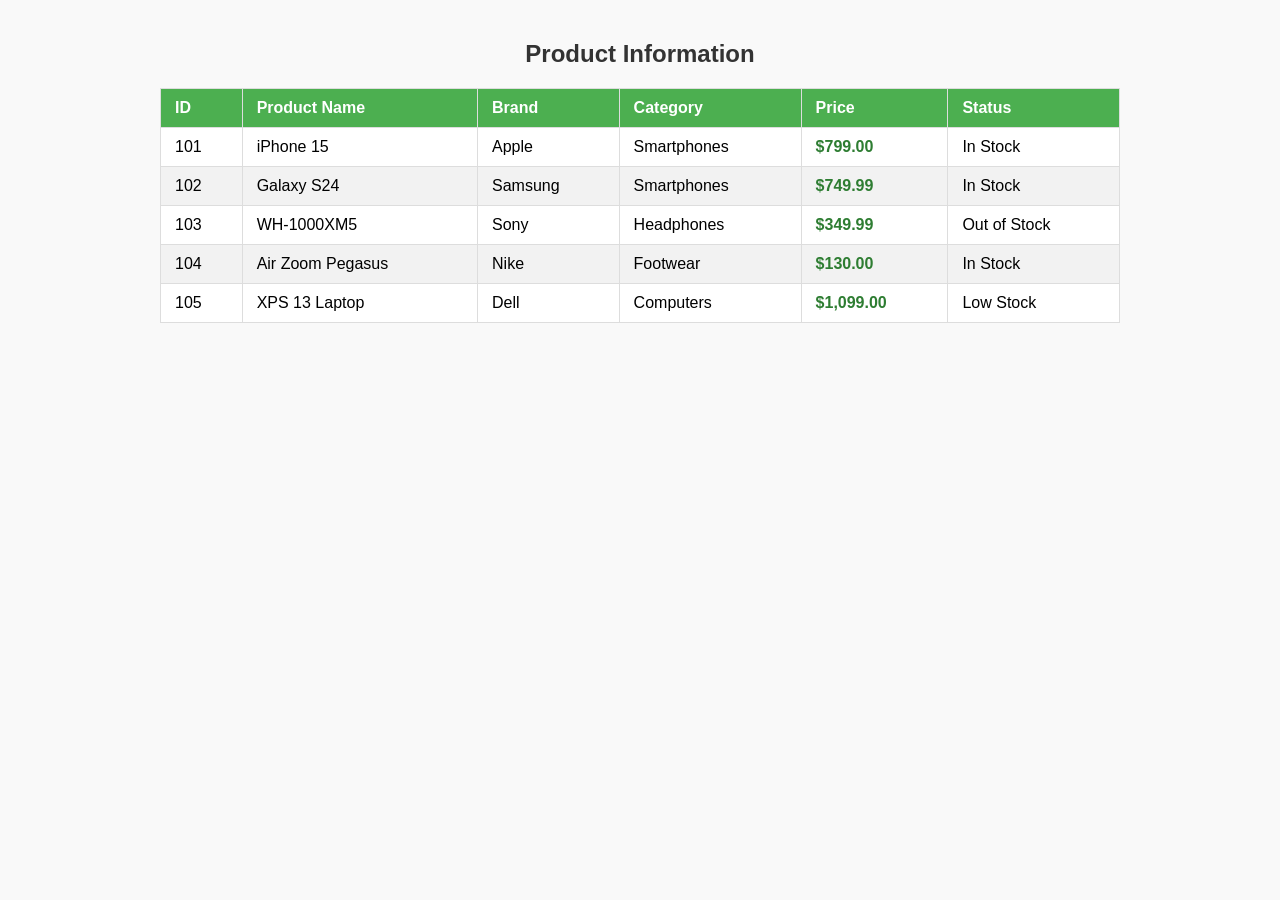
<file: lab-2/index.html>
<!DOCTYPE html>
<html lang="en">
<head>
    <meta charset="UTF-8">
    <title>Product Information</title>
    <style>
        body {
            font-family: Arial, sans-serif;
            margin: 40px;
            background-color: #f9f9f9;
        }

        h2 {
            text-align: center;
            color: #333;
        }

        table {
            width: 80%;
            margin: 20px auto;
            border-collapse: collapse;
            background-color: #ffffff;
        }

        th, td {
            border: 1px solid #ddd;
            padding: 10px 14px;
            text-align: left;
        }

        th {
            background-color: #4CAF50;
            color: white;
        }

        /* Zebra striping for rows */
        tr:nth-child(even) {
            background-color: #f2f2f2;
        }

        /* Hover effect */
        tr:hover {
            background-color: #e8f5e9;
        }

        .price {
            font-weight: bold;
            color: #2e7d32;
        }
    </style>
</head>
<body>

    <h2>Product Information</h2>

    <table>
        <thead>
            <tr>
                <th>ID</th>
                <th>Product Name</th>
                <th>Brand</th>
                <th>Category</th>
                <th>Price</th>
                <th>Status</th>
            </tr>
        </thead>
        <tbody>
            <tr>
                <td>101</td>
                <td>iPhone 15</td>
                <td>Apple</td>
                <td>Smartphones</td>
                <td class="price">$799.00</td>
                <td>In Stock</td>
            </tr>
            <tr>
                <td>102</td>
                <td>Galaxy S24</td>
                <td>Samsung</td>
                <td>Smartphones</td>
                <td class="price">$749.99</td>
                <td>In Stock</td>
            </tr>
            <tr>
                <td>103</td>
                <td>WH-1000XM5</td>
                <td>Sony</td>
                <td>Headphones</td>
                <td class="price">$349.99</td>
                <td>Out of Stock</td>
            </tr>
            <tr>
                <td>104</td>
                <td>Air Zoom Pegasus</td>
                <td>Nike</td>
                <td>Footwear</td>
                <td class="price">$130.00</td>
                <td>In Stock</td>
            </tr>
            <tr>
                <td>105</td>
                <td>XPS 13 Laptop</td>
                <td>Dell</td>
                <td>Computers</td>
                <td class="price">$1,099.00</td>
                <td>Low Stock</td>
            </tr>
        </tbody>
    </table>

</body>
</html>
</file>
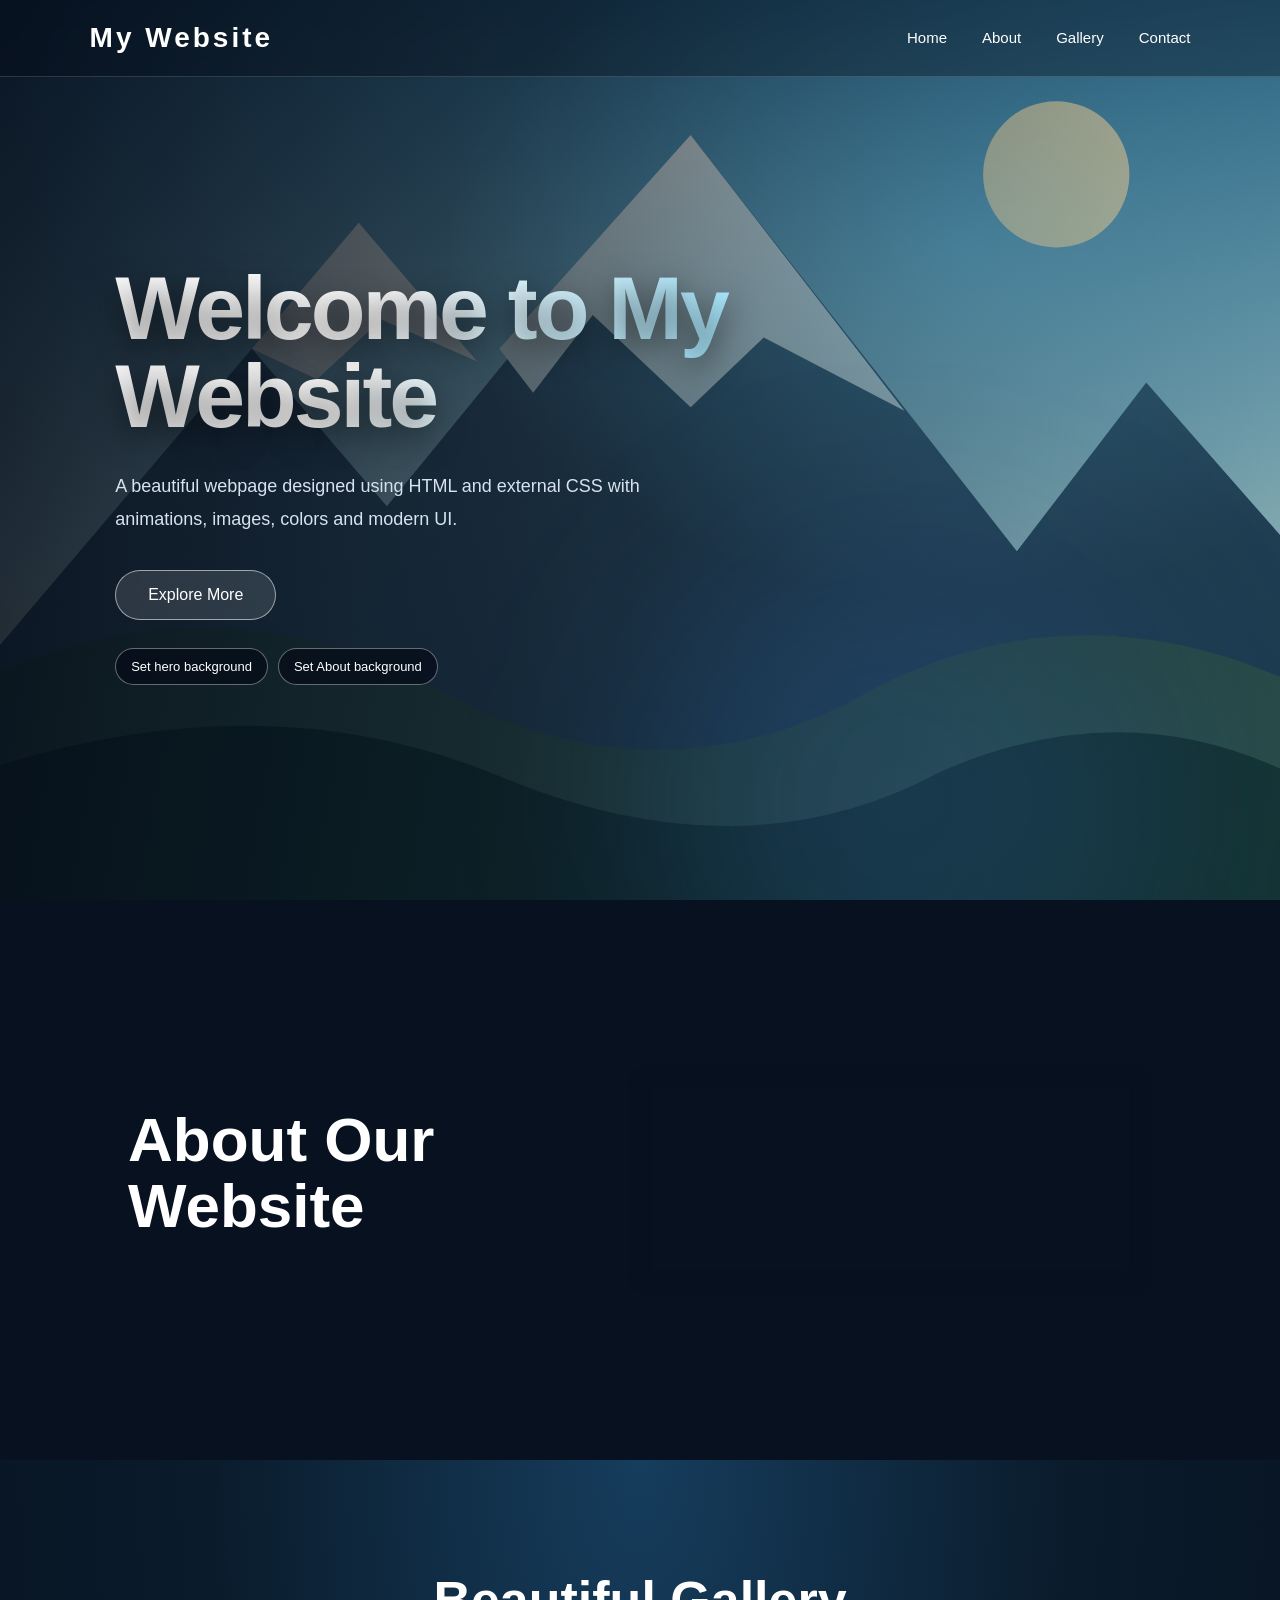
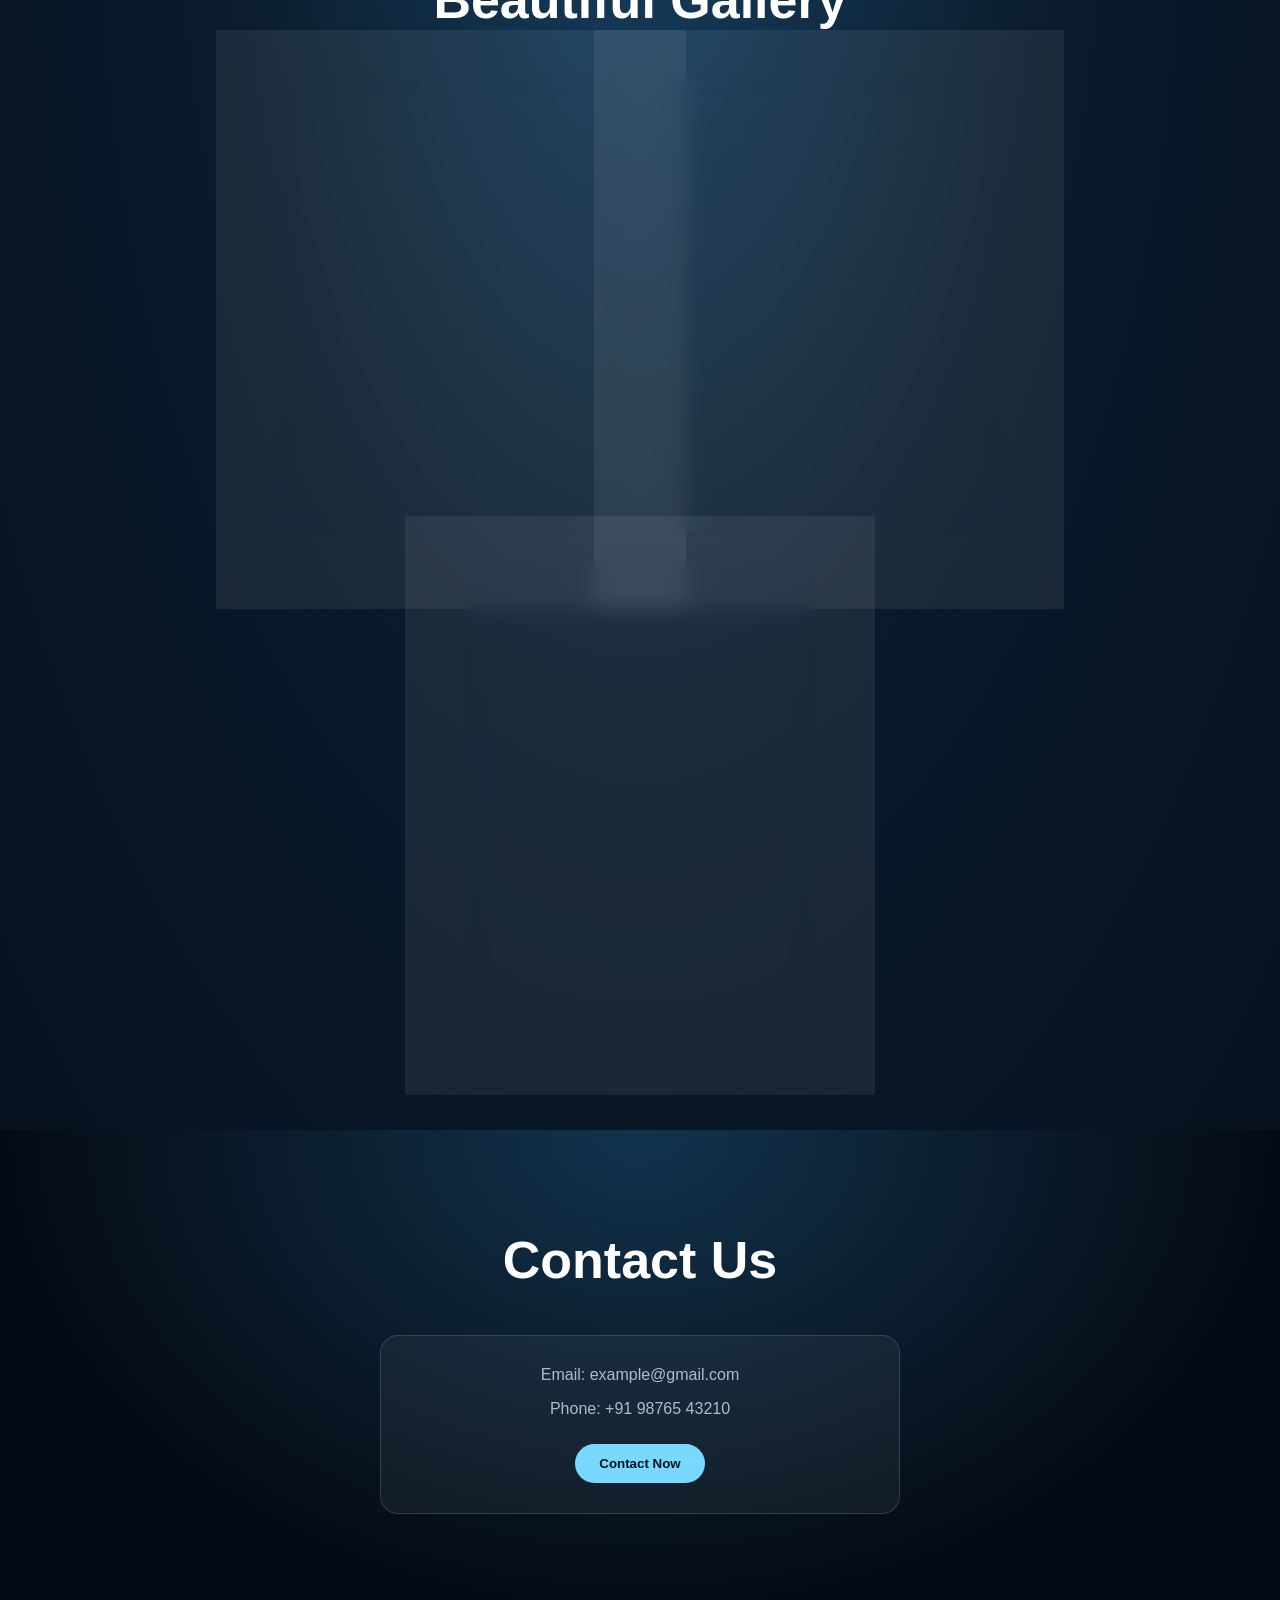
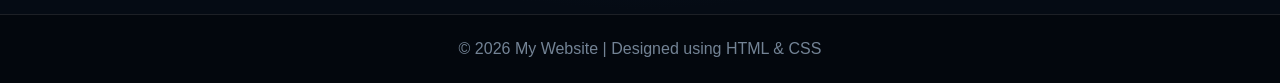
<file: lab-6/index.html>
<!DOCTYPE html>

<html lang="en">
<head>
    <meta charset="UTF-8">
    <meta name="viewport" content="width=device-width, initial-scale=1.0">

    <title>Beautiful Web Page</title>

    <!-- External CSS -->
    <link rel="stylesheet" href="styles.css">

</head>

<body>

<!-- Navigation Bar -->
<header>
    <nav class="navbar">

        <div class="logo">
            My Website
        </div>

        <ul class="nav-links">
            <li><a href="#home">Home</a></li>
            <li><a href="#about">About</a></li>
            <li><a href="#gallery">Gallery</a></li>
            <li><a href="#contact">Contact</a></li>
        </ul>

    </nav>
</header>


<!-- Hero Section -->
<section id="home" class="hero">

    <div class="hero-content">

        <h1>Welcome to My Website</h1>

        <p>
            A beautiful webpage designed using HTML and external CSS
            with animations, images, colors and modern UI.
        </p>

        <a href="#gallery" class="btn">
            Explore More
        </a>

        <div class="image-tools" aria-label="Customize page images">
            <label class="image-upload">
                Set hero background
                <input type="file" accept="image/*" data-image-target="hero" aria-label="Upload hero background image">
            </label>
            <label class="image-upload">
                Set About background
                <input type="file" accept="image/*" data-image-target="about" aria-label="Upload About background image">
            </label>
        </div>

    </div>

</section>


<!-- About Section -->
<section id="about" class="about">

    <h2>About Our Website</h2>

    <div class="about-box">

        <p>
            This webpage demonstrates how external CSS can be used
            to create an attractive and modern user interface.
            It includes background images, colorful text,
            borders, shadows, animations and smooth hover effects.
        </p>

    </div>

</section>


<!-- Gallery Section -->
<section id="gallery" class="gallery">

    <h2>Beautiful Gallery</h2>

    <div class="card-container">

        <div class="card">

            <img src="assets/nature.svg" alt="Sunlit forest and hills">

            <div class="card-content">
                <h3>Beautiful Nature</h3>

                <p>
                    Enjoy the beauty of nature and peaceful surroundings.
                </p>

                <button>Read More</button>
                <label class="image-upload card-upload">
                    Change card image
                    <input type="file" accept="image/*" data-image-target="card" aria-label="Upload nature card image">
                </label>
            </div>

        </div>


        <div class="card">

            <img src="assets/mountain.svg" alt="Snow-capped mountain beneath a bright sky">

            <div class="card-content">
                <h3>Mountain View</h3>

                <p>
                    Explore amazing mountains and beautiful landscapes.
                </p>

                <button>Read More</button>
                <label class="image-upload card-upload">
                    Change card image
                    <input type="file" accept="image/*" data-image-target="card" aria-label="Upload mountain card image">
                </label>
            </div>

        </div>


        <div class="card">

            <img src="assets/ocean.svg" alt="Blue ocean waves at sunset">

            <div class="card-content">
                <h3>Ocean View</h3>

                <p>
                    Experience the calm and relaxing beauty of the ocean.
                </p>

                <button>Read More</button>
                <label class="image-upload card-upload">
                    Change card image
                    <input type="file" accept="image/*" data-image-target="card" aria-label="Upload ocean card image">
                </label>
            </div>

        </div>

    </div>

</section>


<!-- Contact Section -->
<section id="contact" class="contact">

    <h2>Contact Us</h2>

    <div class="contact-box">

        <p>Email: example@gmail.com</p>
        <p>Phone: +91 98765 43210</p>

        <button class="contact-btn">
            Contact Now
        </button>

    </div>

</section>


<!-- Footer -->
<footer>

    <p>
        © 2026 My Website | Designed using HTML & CSS
    </p>

</footer>

<script src="script.js"></script>
</body>
</html>
</file>
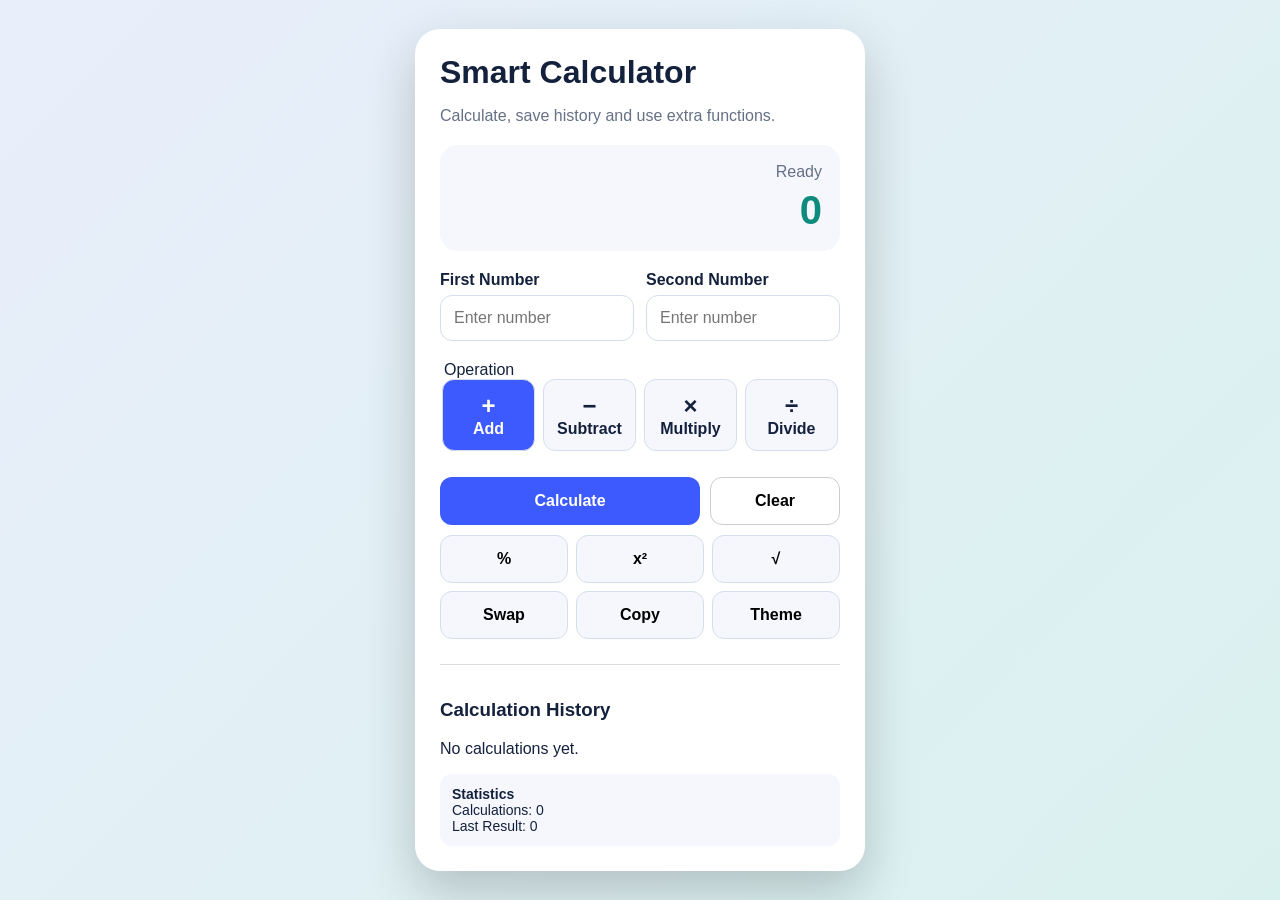
<file: lab-7/index.html>
<!DOCTYPE html>
<html lang="en">
<head>
<meta charset="UTF-8">
<meta name="viewport" content="width=device-width, initial-scale=1.0">
<title>Smart Calculator</title>

<style>
* {
    box-sizing: border-box;
}

body {
    margin: 0;
    min-height: 100vh;
    display: flex;
    justify-content: center;
    align-items: center;
    font-family: Arial, sans-serif;
    background: linear-gradient(135deg, #e9eefb, #d9f1ee);
    color: #14213d;
}

.calculator {
    width: 100%;
    max-width: 450px;
    background: white;
    padding: 25px;
    border-radius: 25px;
    box-shadow: 0 20px 50px rgba(0,0,0,.2);
}

h1 {
    margin: 0;
}

.subtitle {
    color: #667085;
}

.display {
    background: #f5f7fd;
    padding: 18px;
    border-radius: 18px;
    margin: 20px 0;
    text-align: right;
}

.expression {
    color: #667085;
    min-height: 25px;
}

.result {
    font-size: 40px;
    font-weight: bold;
    color: #0f8b7d;
    word-break: break-all;
}

.error {
    color: #d62828 !important;
    font-size: 18px;
}

input[type="number"] {
    width: 100%;
    padding: 13px;
    border: 1px solid #d6ddee;
    border-radius: 12px;
    font-size: 16px;
}

.input-row {
    display: grid;
    grid-template-columns: 1fr 1fr;
    gap: 12px;
}

label {
    font-weight: bold;
    display: block;
    margin-bottom: 6px;
}

fieldset {
    border: none;
    margin-top: 20px;
    padding: 0;
}

.operations {
    display: grid;
    grid-template-columns: repeat(4,1fr);
    gap: 8px;
}

.operations input {
    display: none;
}

.operations label {
    text-align: center;
    padding: 12px 5px;
    background: #f5f7fd;
    border: 1px solid #d6ddee;
    border-radius: 12px;
    cursor: pointer;
}

.operations label b {
    display: block;
    font-size: 24px;
}

.operations input:checked + label {
    background: #3d5afe;
    color: white;
}

.actions {
    display: grid;
    grid-template-columns: 2fr 1fr;
    gap: 10px;
    margin-top: 20px;
}

button {
    padding: 14px;
    border-radius: 12px;
    font-size: 16px;
    font-weight: bold;
    cursor: pointer;
}

.calculate {
    border: none;
    background: #3d5afe;
    color: white;
}

.clear {
    background: white;
    border: 1px solid #ccc;
}

.extra-buttons {
    display: grid;
    grid-template-columns: repeat(3,1fr);
    gap: 8px;
    margin-top: 10px;
}

.extra-buttons button {
    border: 1px solid #d6ddee;
    background: #f5f7fd;
}

.history {
    margin-top: 25px;
    border-top: 1px solid #ddd;
    padding-top: 15px;
}

.history ul {
    padding: 0;
    list-style: none;
}

.history li {
    display: flex;
    justify-content: space-between;
    padding: 8px 0;
    border-bottom: 1px dashed #ddd;
}

.stats {
    margin-top: 15px;
    padding: 12px;
    background: #f5f7fd;
    border-radius: 12px;
    font-size: 14px;
}

.dark {
    background: #101828;
    color: white;
}

.dark .calculator {
    background: #1d2939;
}

.dark .display,
.dark input,
.dark .operations label,
.dark .extra-buttons button,
.dark .stats {
    background: #101828;
    color: white;
    border-color: #344054;
}

.dark .subtitle,
.dark .expression {
    color: #98a2b3;
}

.dark .clear {
    background: #1d2939;
    color: white;
}

@media(max-width:500px) {
    .calculator {
        margin: 15px;
    }

    .input-row {
        grid-template-columns: 1fr;
    }
}
</style>
</head>

<body>

<div class="calculator">

    <h1>Smart Calculator</h1>

    <p class="subtitle">
        Calculate, save history and use extra functions.
    </p>

    <div class="display">

        <div class="expression" id="expression">
            Ready
        </div>

        <div class="result" id="result">
            0
        </div>

    </div>

    <form id="calculatorForm">

        <div class="input-row">

            <div>
                <label>First Number</label>
                <input
                    type="number"
                    id="number1"
                    step="any"
                    placeholder="Enter number"
                >
            </div>

            <div>
                <label>Second Number</label>
                <input
                    type="number"
                    id="number2"
                    step="any"
                    placeholder="Enter number"
                >
            </div>

        </div>

        <fieldset>

            <legend>Operation</legend>

            <div class="operations">

                <input type="radio" name="operation"
                       id="add" value="+" checked>
                <label for="add">
                    <b>+</b>Add
                </label>

                <input type="radio" name="operation"
                       id="sub" value="-">
                <label for="sub">
                    <b>−</b>Subtract
                </label>

                <input type="radio" name="operation"
                       id="mul" value="×">
                <label for="mul">
                    <b>×</b>Multiply
                </label>

                <input type="radio" name="operation"
                       id="div" value="÷">
                <label for="div">
                    <b>÷</b>Divide
                </label>

            </div>

        </fieldset>

        <div class="actions">

            <button class="calculate" type="submit">
                Calculate
            </button>

            <button class="clear" type="button" id="clear">
                Clear
            </button>

        </div>

    </form>

    <!-- EXTRA JAVASCRIPT FUNCTIONS -->

    <div class="extra-buttons">

        <button onclick="percentage()">
            %
        </button>

        <button onclick="square()">
            x²
        </button>

        <button onclick="squareRoot()">
            √
        </button>

        <button onclick="swapNumbers()">
            Swap
        </button>

        <button onclick="copyResult()">
            Copy
        </button>

        <button onclick="toggleTheme()">
            Theme
        </button>

    </div>


    <div class="history">

        <h3>Calculation History</h3>

        <ul id="historyList"></ul>

        <p id="empty">
            No calculations yet.
        </p>

        <div class="stats">

            <b>Statistics</b>

            <br>

            Calculations:
            <span id="count">0</span>

            <br>

            Last Result:
            <span id="lastResult">0</span>

        </div>

    </div>

</div>


<script>

/* ============================
   GET HTML ELEMENTS
============================ */

const form = document.getElementById("calculatorForm");

const number1 = document.getElementById("number1");

const number2 = document.getElementById("number2");

const result = document.getElementById("result");

const expression = document.getElementById("expression");

const clearButton = document.getElementById("clear");

const historyList = document.getElementById("historyList");

const empty = document.getElementById("empty");

const count = document.getElementById("count");

const lastResult = document.getElementById("lastResult");


let history = [];


/* ============================
   FORMAT NUMBER
============================ */

function formatNumber(number) {

    return Number(number.toFixed(10));

}


/* ============================
   MAIN CALCULATOR
============================ */

form.addEventListener("submit", function(event) {

    event.preventDefault();

    result.classList.remove("error");

    if (
        number1.value === "" ||
        number2.value === ""
    ) {

        showError("Enter both numbers.");

        return;

    }


    const x = Number(number1.value);

    const y = Number(number2.value);


    const operation =
        document.querySelector(
            'input[name="operation"]:checked'
        ).value;


    let answer;


    switch(operation) {

        case "+":
            answer = x + y;
            break;

        case "-":
            answer = x - y;
            break;

        case "×":
            answer = x * y;
            break;

        case "÷":

            if(y === 0) {

                showError("Cannot divide by zero.");

                return;

            }

            answer = x / y;

            break;

    }


    answer = formatNumber(answer);


    expression.textContent =
        `${x} ${operation} ${y} =`;

    result.textContent = answer;


    addHistory(
        `${x} ${operation} ${y}`,
        answer
    );

});


/* ============================
   ERROR
============================ */

function showError(message) {

    expression.textContent = "Error";

    result.textContent = message;

    result.classList.add("error");

}


/* ============================
   HISTORY
============================ */

function addHistory(calculation, answer) {

    history.unshift({

        calculation: calculation,

        answer: answer

    });


    history = history.slice(0, 10);


    displayHistory();

}


function displayHistory() {

    historyList.innerHTML = "";


    history.forEach(function(item) {

        const li = document.createElement("li");

        const left = document.createElement("span");

        const right = document.createElement("span");


        left.textContent = item.calculation;

        right.textContent = "= " + item.answer;


        li.appendChild(left);

        li.appendChild(right);

        historyList.appendChild(li);

    });


    empty.style.display =
        history.length ? "none" : "block";


    count.textContent =
        history.length;


    if(history.length > 0) {

        lastResult.textContent =
            history[0].answer;

    }

}


/* ============================
   CLEAR
============================ */

clearButton.addEventListener("click", function() {

    number1.value = "";

    number2.value = "";

    expression.textContent = "Ready";

    result.textContent = "0";

    result.classList.remove("error");

    number1.focus();

});


/* ============================
   PERCENTAGE
============================ */

function percentage() {

    if(number1.value === "") {

        showError("Enter a number.");

        return;

    }


    let value = Number(number1.value);

    let answer = value / 100;


    expression.textContent =
        `${value}%`;

    result.textContent =
        answer;

}


/* ============================
   SQUARE
============================ */

function square() {

    if(number1.value === "") {

        showError("Enter a number.");

        return;

    }


    let value = Number(number1.value);

    let answer = value * value;


    expression.textContent =
        `${value}²`;

    result.textContent =
        formatNumber(answer);

}


/* ============================
   SQUARE ROOT
============================ */

function squareRoot() {

    if(number1.value === "") {

        showError("Enter a number.");

        return;

    }


    let value = Number(number1.value);


    if(value < 0) {

        showError(
            "Square root of negative number is invalid."
        );

        return;

    }


    let answer = Math.sqrt(value);


    expression.textContent =
        `√${value}`;

    result.textContent =
        formatNumber(answer);

}


/* ============================
   SWAP NUMBERS
============================ */

function swapNumbers() {

    const temp = number1.value;

    number1.value =
        number2.value;

    number2.value =
        temp;

}


/* ============================
   COPY RESULT
============================ */

function copyResult() {

    const text = result.textContent;


    navigator.clipboard.writeText(text)
        .then(function() {

            expression.textContent =
                "Result copied!";

        })
        .catch(function() {

            showError("Copy failed.");

        });

}


/* ============================
   DARK / LIGHT MODE
============================ */

function toggleTheme() {

    document.body.classList.toggle("dark");

}


/* ============================
   KEYBOARD SUPPORT
============================ */

document.addEventListener("keydown", function(event) {

    if(event.key === "Escape") {

        clearButton.click();

    }

});


/* ============================
   SAVE HISTORY IN LOCAL STORAGE
============================ */

function saveHistory() {

    localStorage.setItem(
        "calculatorHistory",
        JSON.stringify(history)
    );

}


function loadHistory() {

    const saved =
        localStorage.getItem(
            "calculatorHistory"
        );


    if(saved) {

        history =
            JSON.parse(saved);

        displayHistory();

    }

}


/* Save history whenever history changes */

const originalAddHistory = addHistory;


/* Load saved history when page opens */

loadHistory();

</script>

</body>
</html>
</file>
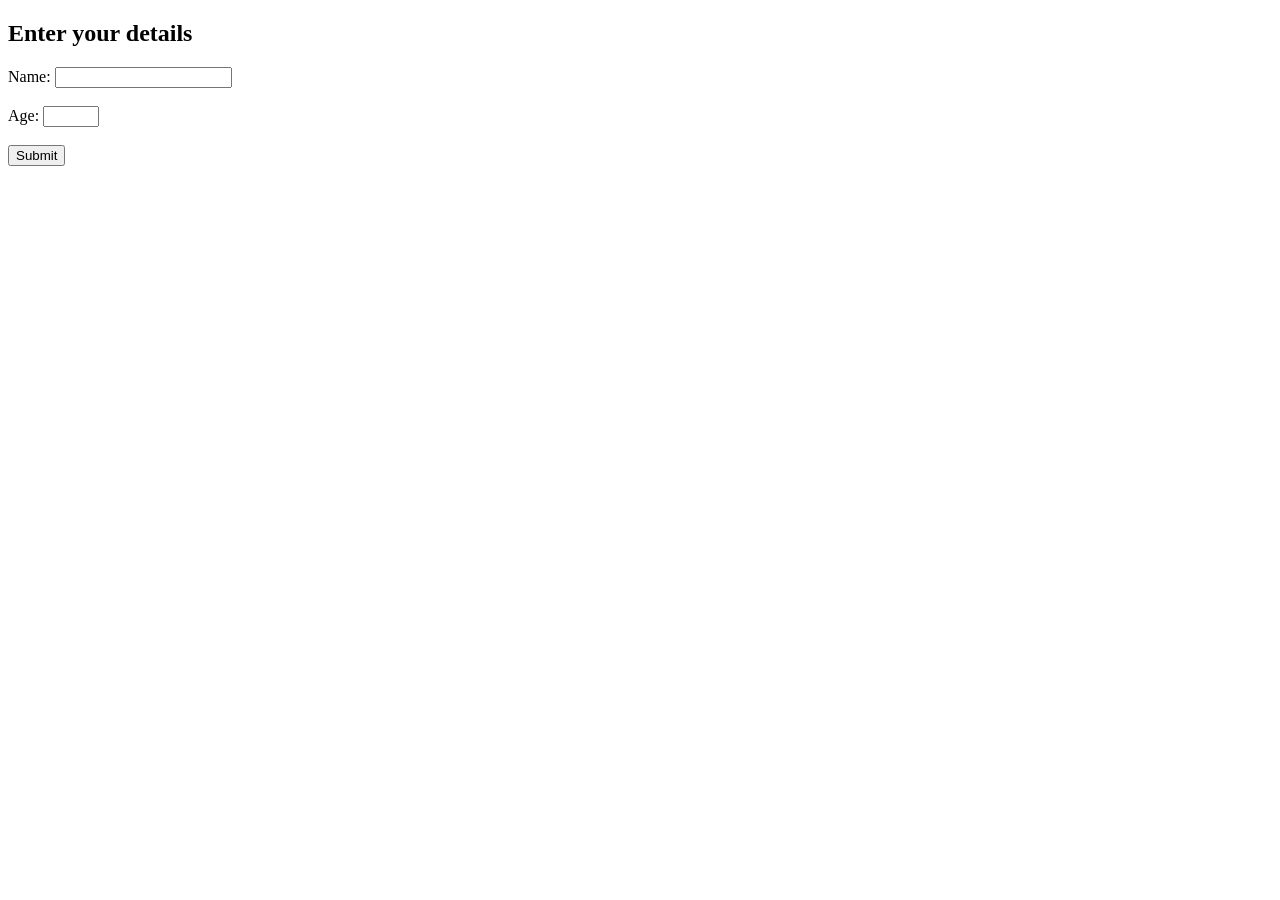
<file: lab-10/index (2).html>
<!DOCTYPE html>
<html>
<head><title>Age Check</title></head>
<body>
    <h2>Enter your details</h2>
    <form action="check.php" method="post">
        Name: <input type="text" name="name" required><br><br>
        Age:  <input type="number" name="age" min="0" max="120" required><br><br>
        <input type="submit" value="Submit">
    </form>
</body>
</html>
</file>
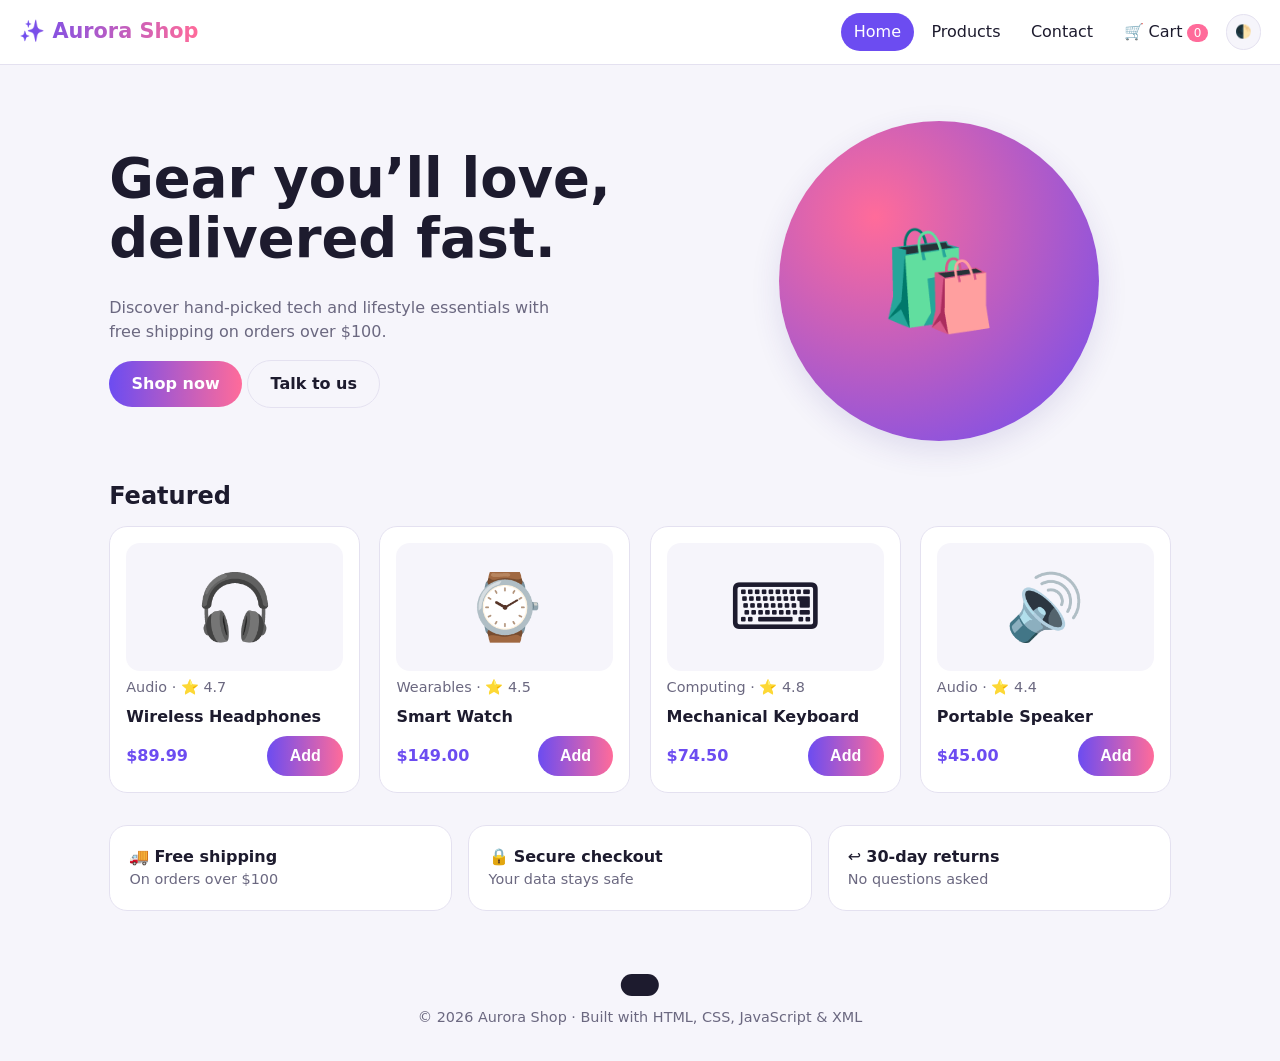
<file: lab-12/Aurora Shop.html>
<!DOCTYPE html>
<html lang="en">
<head>
<meta charset="UTF-8">
<meta name="viewport" content="width=device-width, initial-scale=1, viewport-fit=cover">
<title>Aurora Shop</title>
<style>
:root{
  --bg:#f6f5fb;--surface:#fff;--text:#1d1b2e;--muted:#6b6880;--accent:#6c4cf1;--accent2:#ff6b9a;--border:#e4e1f0;--shadow:0 10px 30px rgba(60,40,140,.12);
  box-sizing:border-box;padding-top:env(safe-area-inset-top,0px);padding-bottom:env(safe-area-inset-bottom,0px);color-scheme:light;
}
@media (prefers-color-scheme:dark){
  :root:not([data-theme="light"]){--bg:#13121c;--surface:#1d1b2b;--text:#f1effa;--muted:#a09db5;--border:#2e2b42;--shadow:0 10px 30px rgba(0,0,0,.5);color-scheme:dark}
}
:root[data-theme="dark"]{--bg:#13121c;--surface:#1d1b2b;--text:#f1effa;--muted:#a09db5;--border:#2e2b42;--shadow:0 10px 30px rgba(0,0,0,.5);color-scheme:dark}
html{scroll-padding-top:env(safe-area-inset-top,0px);scroll-behavior:smooth}
*{box-sizing:border-box}
body{margin:0;background:var(--bg);color:var(--text);font-family:system-ui,-apple-system,"Segoe UI",Roboto,sans-serif;line-height:1.5;transition:background .4s,color .4s}
body::before{content:"";position:fixed;inset:0 0 auto;height:env(safe-area-inset-top,0px);background:var(--surface);z-index:10}
header{position:sticky;top:env(safe-area-inset-top,0px);z-index:9;background:var(--surface);border-bottom:1px solid var(--border);display:flex;align-items:center;justify-content:space-between;padding:.8rem 1.2rem;gap:1rem;flex-wrap:wrap}
.logo{font-weight:800;font-size:1.3rem;background:linear-gradient(90deg,var(--accent),var(--accent2));-webkit-background-clip:text;background-clip:text;color:transparent;text-decoration:none}
nav{display:flex;gap:.3rem;align-items:center;flex-wrap:wrap}
nav a{color:var(--text);text-decoration:none;padding:.45rem .8rem;border-radius:999px;position:relative;transition:background .25s,color .25s}
nav a:hover{background:var(--bg)}
nav a.active{background:var(--accent);color:#fff}
.badge{display:inline-block;min-width:1.3rem;padding:0 .35rem;margin-left:.3rem;border-radius:999px;background:var(--accent2);color:#fff;font-size:.75rem;text-align:center}
.badge.bump{animation:bump .4s}
@keyframes bump{50%{transform:scale(1.5)}}
.icon-btn{border:1px solid var(--border);background:var(--bg);color:var(--text);border-radius:50%;width:2.2rem;height:2.2rem;cursor:pointer;transition:transform .3s}
.icon-btn:hover{transform:rotate(25deg)}
main{max-width:1100px;margin:0 auto;padding:1.5rem 1.2rem 4rem}
.page{animation:enter .55s cubic-bezier(.2,.8,.2,1) both}
@keyframes enter{from{opacity:0;transform:translateY(24px)}to{opacity:1;transform:none}}
h1,h2{margin:.2em 0 .5em}
.hero{display:grid;grid-template-columns:1.1fr .9fr;gap:2rem;align-items:center;padding:2rem 0}
.hero h1{font-size:clamp(2rem,5vw,3.4rem);line-height:1.1}
.hero p{color:var(--muted);max-width:46ch}
.orb{aspect-ratio:1;border-radius:50%;background:radial-gradient(circle at 30% 30%,var(--accent2),var(--accent));display:grid;place-items:center;font-size:6rem;box-shadow:var(--shadow);animation:float 5s ease-in-out infinite;max-width:320px;width:100%;margin:auto}
@keyframes float{50%{transform:translateY(-18px) rotate(4deg)}}
.btn{display:inline-block;border:0;cursor:pointer;background:linear-gradient(90deg,var(--accent),var(--accent2));color:#fff;padding:.7rem 1.4rem;border-radius:999px;font-size:1rem;font-weight:600;text-decoration:none;transition:transform .25s,box-shadow .25s}
.btn:hover{transform:translateY(-3px);box-shadow:0 8px 20px rgba(108,76,241,.4)}
.btn.ghost{background:var(--bg);color:var(--text);border:1px solid var(--border)}
.filters{display:flex;gap:.5rem;flex-wrap:wrap;margin:.5rem 0 1.2rem}
.chip{border:1px solid var(--border);background:var(--surface);color:var(--text);padding:.4rem 1rem;border-radius:999px;cursor:pointer;transition:all .25s}
.chip.on,.chip:hover{background:var(--accent);color:#fff;border-color:var(--accent)}
.grid{display:grid;grid-template-columns:repeat(auto-fill,minmax(220px,1fr));gap:1.2rem}
.card{background:var(--surface);border:1px solid var(--border);border-radius:18px;padding:1rem;display:flex;flex-direction:column;gap:.4rem;transition:transform .3s,box-shadow .3s;animation:enter .6s both;animation-delay:calc(var(--i)*60ms)}
.card:hover{transform:translateY(-8px);box-shadow:var(--shadow)}
.pic{font-size:4rem;text-align:center;background:var(--bg);border-radius:14px;padding:1rem;transition:transform .4s;cursor:pointer}
.card:hover .pic{transform:scale(1.08) rotate(-4deg)}
.price{font-weight:700;color:var(--accent)}
.muted{color:var(--muted);font-size:.9rem}
.row{display:flex;justify-content:space-between;align-items:center;gap:.5rem}
.detail{display:grid;grid-template-columns:1fr 1fr;gap:2rem;align-items:center}
.detail .pic{font-size:9rem;cursor:default}
.panel{background:var(--surface);border:1px solid var(--border);border-radius:18px;padding:1.2rem}
.line{display:grid;grid-template-columns:3rem 1fr auto auto;gap:1rem;align-items:center;padding:.8rem 0;border-bottom:1px solid var(--border);animation:enter .4s both}
.line.out{animation:out .35s forwards}
@keyframes out{to{opacity:0;transform:translateX(60px);height:0;padding:0}}
.qty{display:flex;align-items:center;gap:.5rem}
.qty button{width:1.8rem;height:1.8rem;border-radius:50%;border:1px solid var(--border);background:var(--bg);color:var(--text);cursor:pointer}
.total{font-size:1.3rem;font-weight:800;text-align:right;margin-top:1rem}
form{display:grid;gap:.9rem}
label{display:grid;gap:.3rem;font-weight:600;font-size:.9rem}
input,textarea,select{font:inherit;padding:.65rem .8rem;border-radius:12px;border:1px solid var(--border);background:var(--bg);color:var(--text);transition:border .25s,box-shadow .25s}
input:focus,textarea:focus,select:focus{outline:0;border-color:var(--accent);box-shadow:0 0 0 4px rgba(108,76,241,.18)}
.err{color:#e5484d;font-size:.8rem;min-height:1em}
.split{display:grid;grid-template-columns:1.2fr .8fr;gap:1.5rem}
.success{text-align:center;padding:3rem 1rem}
.tick{width:90px;height:90px;border-radius:50%;background:linear-gradient(135deg,var(--accent),var(--accent2));color:#fff;font-size:3rem;display:grid;place-items:center;margin:0 auto 1rem;animation:pop .6s cubic-bezier(.3,1.6,.5,1)}
@keyframes pop{from{transform:scale(0) rotate(-90deg)}}
.features{display:grid;grid-template-columns:repeat(auto-fit,minmax(200px,1fr));gap:1rem;margin-top:2rem}
#toast{position:fixed;left:50%;bottom:calc(1.5rem + env(safe-area-inset-bottom,0px));transform:translate(-50%,120px);background:var(--text);color:var(--bg);padding:.7rem 1.2rem;border-radius:999px;transition:transform .4s cubic-bezier(.2,.8,.2,1);z-index:20}
#toast.show{transform:translate(-50%,0)}
footer{text-align:center;color:var(--muted);padding:2rem 1rem;font-size:.9rem}
@media (max-width:720px){.hero,.detail,.split{grid-template-columns:1fr}.line{grid-template-columns:2.5rem 1fr auto}.line>:nth-child(3){grid-column:2}}
@media (prefers-reduced-motion:reduce){*{animation:none!important;transition:none!important}}
</style>
</head>
<body>

<!-- XML product catalogue (move this block to products.xml and use fetch() when hosting on your own server) -->
<script id="catalog" type="text/xml">
<catalog>
  <product id="p1"><name>Wireless Headphones</name><category>Audio</category><price>89.99</price><emoji>🎧</emoji><rating>4.7</rating><desc>Noise-cancelling over-ear headphones with 30-hour battery life.</desc></product>
  <product id="p2"><name>Smart Watch</name><category>Wearables</category><price>149.00</price><emoji>⌚</emoji><rating>4.5</rating><desc>Track fitness, sleep and notifications with a bright AMOLED display.</desc></product>
  <product id="p3"><name>Mechanical Keyboard</name><category>Computing</category><price>74.50</price><emoji>⌨️</emoji><rating>4.8</rating><desc>Hot-swappable switches with soft RGB backlighting.</desc></product>
  <product id="p4"><name>Portable Speaker</name><category>Audio</category><price>45.00</price><emoji>🔊</emoji><rating>4.4</rating><desc>Waterproof Bluetooth speaker with deep bass and 12-hour playtime.</desc></product>
  <product id="p5"><name>Travel Backpack</name><category>Lifestyle</category><price>59.90</price><emoji>🎒</emoji><rating>4.6</rating><desc>Water-resistant 25L pack with a padded laptop sleeve.</desc></product>
  <product id="p6"><name>Gaming Mouse</name><category>Computing</category><price>39.99</price><emoji>🖱️</emoji><rating>4.3</rating><desc>Lightweight ergonomic mouse with 16,000 DPI sensor.</desc></product>
  <product id="p7"><name>Sunglasses</name><category>Lifestyle</category><price>32.00</price><emoji>🕶️</emoji><rating>4.2</rating><desc>Polarised UV400 lenses in a durable lightweight frame.</desc></product>
  <product id="p8"><name>Fitness Band</name><category>Wearables</category><price>29.99</price><emoji>📿</emoji><rating>4.1</rating><desc>Slim tracker with heart-rate monitor and 14-day battery.</desc></product>
</catalog>
</script>

<header>
  <a class="logo" href="#home">✨ Aurora Shop</a>
  <nav id="nav">
    <a href="#home" data-r="home">Home</a>
    <a href="#products" data-r="products">Products</a>
    <a href="#contact" data-r="contact">Contact</a>
    <a href="#cart" data-r="cart">🛒 Cart<span class="badge" id="badge">0</span></a>
    <button class="icon-btn" id="theme" aria-label="Toggle theme">🌓</button>
  </nav>
</header>

<main id="view"></main>
<div id="toast" role="status"></div>
<footer>© 2026 Aurora Shop · Built with HTML, CSS, JavaScript &amp; XML</footer>

<script>
/* ---------- 1. Parse the XML catalogue ---------- */
const xmlDoc = new DOMParser().parseFromString(document.getElementById('catalog').textContent.trim(), 'application/xml');
const products = [...xmlDoc.querySelectorAll('product')].map(p => ({
  id: p.getAttribute('id'),
  name: p.querySelector('name').textContent,
  category: p.querySelector('category').textContent,
  price: parseFloat(p.querySelector('price').textContent),
  emoji: p.querySelector('emoji').textContent,
  rating: p.querySelector('rating').textContent,
  desc: p.querySelector('desc').textContent
}));
const byId = id => products.find(p => p.id === id);
const money = n => '$' + n.toFixed(2);

/* ---------- 2. Cart state (saved safely in localStorage) ---------- */
let cart = {};
try { cart = JSON.parse(localStorage.getItem('aurora-cart') || '{}'); } catch (e) { cart = {}; }
const save = () => { try { localStorage.setItem('aurora-cart', JSON.stringify(cart)); } catch (e) {} };
const count = () => Object.values(cart).reduce((a, b) => a + b, 0);
const total = () => Object.entries(cart).reduce((s, [id, q]) => s + byId(id).price * q, 0);

const badge = document.getElementById('badge');
function updateBadge() {
  badge.textContent = count();
  badge.classList.remove('bump'); void badge.offsetWidth; badge.classList.add('bump');
}
function toast(msg) {
  const t = document.getElementById('toast');
  t.textContent = msg; t.classList.add('show');
  clearTimeout(toast.t); toast.t = setTimeout(() => t.classList.remove('show'), 1800);
}
function add(id) { cart[id] = (cart[id] || 0) + 1; save(); updateBadge(); toast('Added ' + byId(id).name + ' to cart'); }

/* ---------- 3. Page templates ---------- */
const card = (p, i) => `
  <article class="card" style="--i:${i}">
    <div class="pic" onclick="location.hash='product-${p.id}'">${p.emoji}</div>
    <div class="muted">${p.category} · ⭐ ${p.rating}</div>
    <strong>${p.name}</strong>
    <div class="row"><span class="price">${money(p.price)}</span>
    <button class="btn" onclick="add('${p.id}')">Add</button></div>
  </article>`;

const pages = {
  home: () => `
    <section class="hero">
      <div>
        <h1>Gear you’ll love, delivered fast.</h1>
        <p>Discover hand-picked tech and lifestyle essentials with free shipping on orders over $100.</p>
        <p><a class="btn" href="#products">Shop now</a> <a class="btn ghost" href="#contact">Talk to us</a></p>
      </div>
      <div class="orb">🛍️</div>
    </section>
    <h2>Featured</h2>
    <div class="grid">${products.slice(0, 4).map(card).join('')}</div>
    <div class="features">
      <div class="panel">🚚 <strong>Free shipping</strong><div class="muted">On orders over $100</div></div>
      <div class="panel">🔒 <strong>Secure checkout</strong><div class="muted">Your data stays safe</div></div>
      <div class="panel">↩️ <strong>30-day returns</strong><div class="muted">No questions asked</div></div>
    </div>`,

  products: () => {
    const cats = ['All', ...new Set(products.map(p => p.category))];
    return `<h1>Products</h1>
      <div class="filters">${cats.map((c, i) => `<button class="chip ${i ? '' : 'on'}" data-c="${c}">${c}</button>`).join('')}</div>
      <div class="grid" id="grid">${products.map(card).join('')}</div>`;
  },

  product: id => {
    const p = byId(id); if (!p) return pages.products();
    return `<p><a href="#products">← Back to products</a></p>
      <div class="detail">
        <div class="pic">${p.emoji}</div>
        <div>
          <div class="muted">${p.category} · ⭐ ${p.rating}</div>
          <h1>${p.name}</h1><p>${p.desc}</p>
          <p class="price" style="font-size:1.6rem">${money(p.price)}</p>
          <button class="btn" onclick="add('${p.id}')">Add to cart</button>
          <a class="btn ghost" href="#cart">View cart</a>
        </div>
      </div>`;
  },

  cart: () => {
    const items = Object.entries(cart);
    if (!items.length) return `<div class="success"><div style="font-size:4rem">🛒</div><h2>Your cart is empty</h2><a class="btn" href="#products">Browse products</a></div>`;
    return `<h1>Your cart</h1><div class="panel">
      ${items.map(([id, q]) => { const p = byId(id); return `
        <div class="line" data-id="${id}">
          <span style="font-size:2rem">${p.emoji}</span>
          <div><strong>${p.name}</strong><div class="muted">${money(p.price)} each</div></div>
          <div class="qty"><button data-a="dec">−</button><span>${q}</span><button data-a="inc">+</button></div>
          <button class="chip" data-a="del">Remove</button>
        </div>`; }).join('')}
      <div class="total">Total: <span id="sum">${money(total())}</span></div>
      <p style="text-align:right"><a class="btn" href="#checkout">Checkout →</a></p></div>`;
  },

  checkout: () => {
    if (!count()) return pages.cart();
    return `<h1>Checkout</h1><div class="split">
      <div class="panel"><form id="pay" novalidate>
        <label>Full name<input name="name" autocomplete="name"><span class="err"></span></label>
        <label>Email<input name="email" type="email" autocomplete="email"><span class="err"></span></label>
        <label>Address<textarea name="addr" rows="2"></textarea><span class="err"></span></label>
        <label>Card number<input name="card" inputmode="numeric" placeholder="1234 5678 9012 3456"><span class="err"></span></label>
        <button class="btn" type="submit">Pay ${money(total())}</button>
      </form></div>
      <div class="panel"><h2>Summary</h2>
        ${Object.entries(cart).map(([id, q]) => `<div class="row"><span>${byId(id).emoji} ${byId(id).name} × ${q}</span><span>${money(byId(id).price * q)}</span></div>`).join('')}
        <div class="total">${money(total())}</div></div></div>`;
  },

  contact: () => `<h1>Contact us</h1><div class="panel" style="max-width:560px"><form id="msg" novalidate>
      <label>Name<input name="name"><span class="err"></span></label>
      <label>Email<input name="email" type="email"><span class="err"></span></label>
      <label>Message<textarea name="text" rows="4"></textarea><span class="err"></span></label>
      <button class="btn" type="submit">Send message</button></form></div>`
};

/* ---------- 4. Router (hash based, animated via .page class) ---------- */
const view = document.getElementById('view');
function route() {
  const h = (location.hash || '#home').slice(1);
  const [name, ...rest] = h.split('-');
  const key = pages[name] ? name : 'home';
  view.innerHTML = `<div class="page">${pages[key](rest.join('-'))}</div>`;
  document.querySelectorAll('#nav a').forEach(a => a.classList.toggle('active', a.dataset.r === (key === 'product' || key === 'checkout' ? (key === 'product' ? 'products' : 'cart') : key)));
  window.scrollTo({ top: 0, behavior: 'smooth' });
  bind(key);
}
window.addEventListener('hashchange', route);

/* ---------- 5. Page behaviours ---------- */
function validate(form, rules) {
  let ok = true;
  [...form.elements].forEach(el => {
    if (!el.name) return;
    const err = el.parentElement.querySelector('.err'), msg = rules[el.name]?.(el.value.trim());
    err.textContent = msg || ''; if (msg) ok = false;
  });
  return ok;
}
const req = m => v => v ? '' : m;
const email = v => /^[^@\s]+@[^@\s]+\.[^@\s]+$/.test(v) ? '' : 'Enter a valid email';

function bind(key) {
  if (key === 'products') {
    document.querySelector('.filters').onclick = e => {
      const c = e.target.dataset.c; if (!c) return;
      document.querySelectorAll('.chip').forEach(b => b.classList.toggle('on', b === e.target));
      document.getElementById('grid').innerHTML = products.filter(p => c === 'All' || p.category === c).map(card).join('');
    };
  }
  if (key === 'cart') {
    view.querySelectorAll('.line').forEach(line => line.onclick = e => {
      const a = e.target.dataset.a; if (!a) return; const id = line.dataset.id;
      if (a === 'inc') cart[id]++;
      if (a === 'dec' && --cart[id] <= 0) delete cart[id];
      if (a === 'del') { line.classList.add('out'); delete cart[id]; save(); updateBadge(); return setTimeout(route, 330); }
      save(); updateBadge(); route();
    });
  }
  if (key === 'checkout') {
    document.getElementById('pay').onsubmit = e => {
      e.preventDefault();
      const ok = validate(e.target, {
        name: req('Please enter your name'), email,
        addr: req('Please enter an address'),
        card: v => /^\d{16}$/.test(v.replace(/\s/g, '')) ? '' : 'Enter a 16-digit card number'
      });
      if (!ok) return;
      cart = {}; save(); badge.textContent = 0;
      view.innerHTML = `<div class="page success"><div class="tick">✓</div><h1>Order placed!</h1><p class="muted">Thank you. A confirmation email is on its way.</p><a class="btn" href="#products">Keep shopping</a></div>`;
    };
  }
  if (key === 'contact') {
    document.getElementById('msg').onsubmit = e => {
      e.preventDefault();
      if (!validate(e.target, { name: req('Name is required'), email, text: req('Please write a message') })) return;
      e.target.reset(); toast('Message sent. We’ll reply soon!');
    };
  }
}

/* ---------- 6. Theme toggle & start ---------- */
document.getElementById('theme').onclick = () => {
  const r = document.documentElement, dark = getComputedStyle(r).colorScheme === 'dark';
  r.dataset.theme = dark ? 'light' : 'dark';
};
badge.textContent = count();
route();
</script>
</body>
</html>
</file>
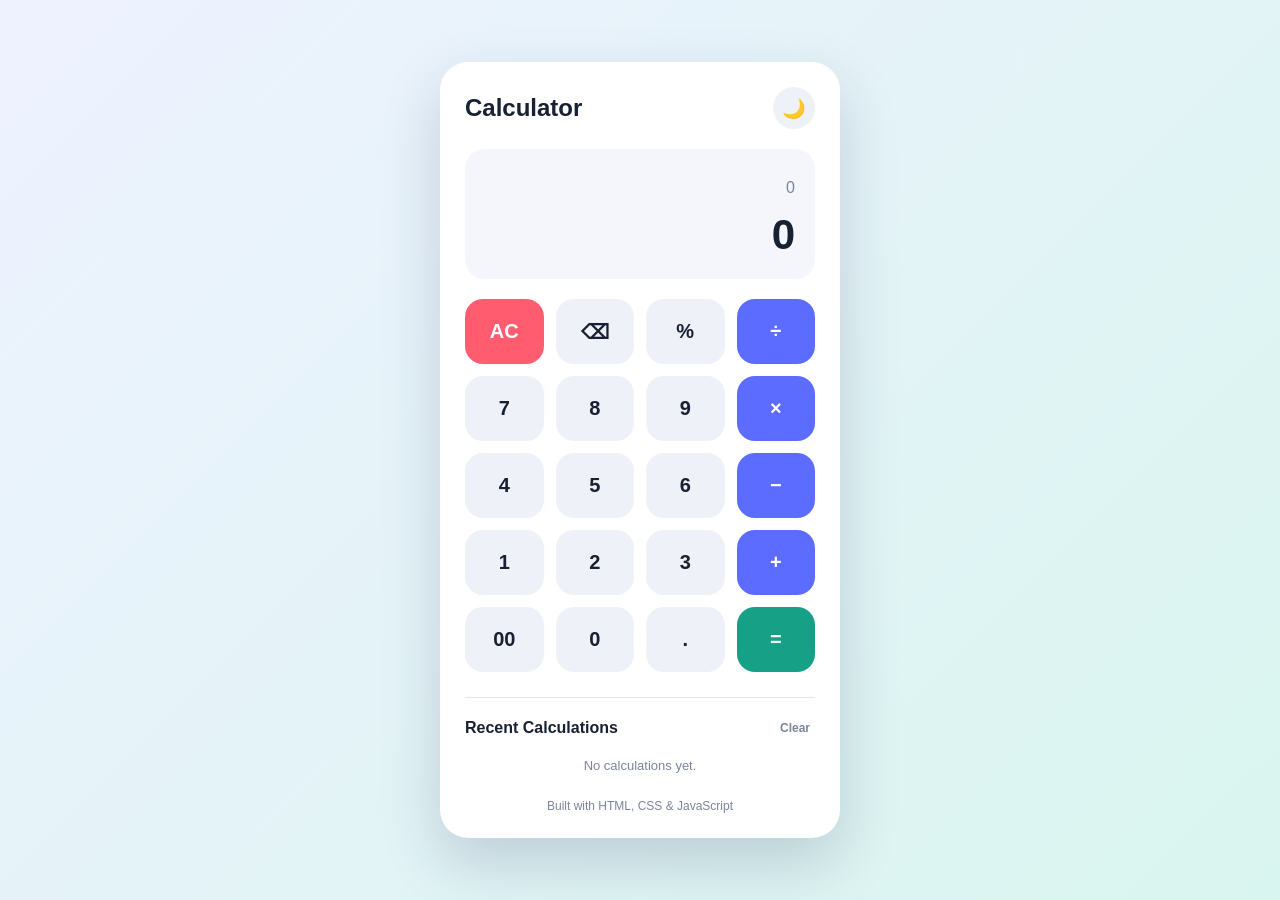
<file: lab-7/preview.html>
<!DOCTYPE html>
<html lang="en">
<head>
    <meta charset="UTF-8">
    <meta name="viewport" content="width=device-width, initial-scale=1.0">

    <title>Modern Calculator</title>

    <style>
        * {
            margin: 0;
            padding: 0;
            box-sizing: border-box;
        }

        :root {
            --bg: #eef2ff;
            --calculator: #ffffff;
            --display: #f4f6fb;
            --text: #182033;
            --muted: #7b849c;
            --button: #eef1f7;
            --operator: #5b6cff;
            --operator-hover: #4858e8;
            --equal: #16a085;
            --equal-hover: #12856f;
            --danger: #ff5c70;
            --shadow: rgba(30, 40, 80, 0.18);
        }

        body.dark {
            --bg: #0e1424;
            --calculator: #182038;
            --display: #11182c;
            --text: #f2f5ff;
            --muted: #9ba6c2;
            --button: #252e49;
            --operator: #7180ff;
            --operator-hover: #8793ff;
            --equal: #18b394;
            --equal-hover: #13a181;
            --danger: #ff7185;
            --shadow: rgba(0, 0, 0, 0.45);
        }

        body {
            min-height: 100vh;
            display: flex;
            justify-content: center;
            align-items: center;
            padding: 20px;

            font-family: Arial, Helvetica, sans-serif;

            background:
                linear-gradient(
                    135deg,
                    var(--bg),
                    #d9f5ef
                );

            transition: background 0.3s ease;
        }

        body.dark {
            background:
                linear-gradient(
                    135deg,
                    #0b1020,
                    #102d32
                );
        }

        .calculator {
            width: 100%;
            max-width: 400px;

            background: var(--calculator);

            padding: 25px;

            border-radius: 28px;

            box-shadow:
                0 25px 60px var(--shadow);

            transition: 0.3s;
        }

        .top {
            display: flex;
            justify-content: space-between;
            align-items: center;

            margin-bottom: 20px;
        }

        .title {
            color: var(--text);
            font-size: 24px;
            font-weight: bold;
        }

        .theme-btn {
            width: 42px;
            height: 42px;

            border: none;
            border-radius: 50%;

            background: var(--button);
            color: var(--text);

            cursor: pointer;
            font-size: 19px;

            transition: 0.2s;
        }

        .theme-btn:hover {
            transform: rotate(20deg);
        }

        .display {
            background: var(--display);

            border-radius: 20px;

            padding: 20px;

            margin-bottom: 20px;

            text-align: right;

            min-height: 130px;

            display: flex;
            flex-direction: column;
            justify-content: flex-end;

            overflow: hidden;
        }

        .previous {
            color: var(--muted);
            font-size: 16px;

            min-height: 24px;

            overflow-x: auto;
            white-space: nowrap;
        }

        .current {
            color: var(--text);

            font-size: 42px;
            font-weight: bold;

            margin-top: 8px;

            overflow-x: auto;
            white-space: nowrap;
        }

        .buttons {
            display: grid;

            grid-template-columns: repeat(4, 1fr);

            gap: 12px;
        }

        button {
            border: none;

            height: 65px;

            border-radius: 18px;

            font-size: 20px;
            font-weight: bold;

            cursor: pointer;

            color: var(--text);

            background: var(--button);

            transition:
                transform 0.1s,
                background 0.2s,
                filter 0.2s;
        }

        button:hover {
            filter: brightness(0.95);
        }

        button:active {
            transform: scale(0.94);
        }

        .operator {
            background: var(--operator);
            color: white;
        }

        .operator:hover {
            background: var(--operator-hover);
        }

        .equal {
            background: var(--equal);
            color: white;
        }

        .equal:hover {
            background: var(--equal-hover);
        }

        .danger {
            background: var(--danger);
            color: white;
        }

        .history {
            margin-top: 25px;

            border-top: 1px solid rgba(128, 128, 128, 0.2);

            padding-top: 18px;
        }

        .history-header {
            display: flex;
            justify-content: space-between;
            align-items: center;

            margin-bottom: 10px;
        }

        .history h2 {
            font-size: 16px;
            color: var(--text);
        }

        .clear-history {
            background: transparent;

            color: var(--muted);

            height: auto;

            padding: 5px;

            font-size: 12px;
        }

        .history-list {
            list-style: none;

            max-height: 130px;

            overflow-y: auto;
        }

        .history-list li {
            display: flex;
            justify-content: space-between;

            gap: 10px;

            padding: 9px 0;

            border-bottom: 1px dashed rgba(128, 128, 128, 0.2);

            color: var(--muted);

            font-size: 14px;
        }

        .history-list li strong {
            color: var(--text);
        }

        .empty-history {
            color: var(--muted);

            font-size: 13px;

            text-align: center;

            padding: 8px;
        }

        .footer {
            text-align: center;

            margin-top: 18px;

            color: var(--muted);

            font-size: 12px;
        }

        @media (max-width: 450px) {

            body {
                padding: 10px;
            }

            .calculator {
                padding: 18px;
                border-radius: 22px;
            }

            button {
                height: 60px;
                border-radius: 15px;
            }

            .current {
                font-size: 35px;
            }
        }
    </style>
</head>

<body>

<div class="calculator">

    <!-- Header -->
    <div class="top">
        <div class="title">Calculator</div>

        <button
            class="theme-btn"
            id="themeBtn"
            onclick="toggleTheme()"
            title="Change theme">
            🌙
        </button>
    </div>


    <!-- Display -->
    <div class="display">

        <div class="previous" id="previous">
            0
        </div>

        <div class="current" id="current">
            0
        </div>

    </div>


    <!-- Calculator Buttons -->
    <div class="buttons">

        <!-- Row 1 -->
        <button class="danger" onclick="clearAll()">AC</button>

        <button onclick="deleteNumber()">⌫</button>

        <button onclick="percentage()">%</button>

        <button
            class="operator"
            onclick="chooseOperator('÷')">
            ÷
        </button>


        <!-- Row 2 -->
        <button onclick="appendNumber('7')">7</button>
        <button onclick="appendNumber('8')">8</button>
        <button onclick="appendNumber('9')">9</button>

        <button
            class="operator"
            onclick="chooseOperator('×')">
            ×
        </button>


        <!-- Row 3 -->
        <button onclick="appendNumber('4')">4</button>
        <button onclick="appendNumber('5')">5</button>
        <button onclick="appendNumber('6')">6</button>

        <button
            class="operator"
            onclick="chooseOperator('-')">
            −
        </button>


        <!-- Row 4 -->
        <button onclick="appendNumber('1')">1</button>
        <button onclick="appendNumber('2')">2</button>
        <button onclick="appendNumber('3')">3</button>

        <button
            class="operator"
            onclick="chooseOperator('+')">
            +
        </button>


        <!-- Row 5 -->
        <button onclick="appendNumber('00')">00</button>

        <button onclick="appendNumber('0')">0</button>

        <button onclick="appendDecimal()">.</button>

        <button
            class="equal"
            onclick="calculate()">
            =
        </button>

    </div>


    <!-- History -->
    <div class="history">

        <div class="history-header">

            <h2>Recent Calculations</h2>

            <button
                class="clear-history"
                onclick="clearHistory()">
                Clear
            </button>

        </div>

        <ul
            class="history-list"
            id="historyList">
        </ul>

        <div
            class="empty-history"
            id="emptyHistory">
            No calculations yet.
        </div>

    </div>


    <div class="footer">
        Built with HTML, CSS & JavaScript
    </div>

</div>


<script>

    /* ============================
       VARIABLES
    ============================ */

    let currentNumber = "0";

    let previousNumber = "";

    let operator = null;

    let shouldResetScreen = false;

    let history = [];


    const currentDisplay =
        document.getElementById("current");

    const previousDisplay =
        document.getElementById("previous");

    const historyList =
        document.getElementById("historyList");

    const emptyHistory =
        document.getElementById("emptyHistory");


    /* ============================
       UPDATE DISPLAY
    ============================ */

    function updateDisplay() {

        currentDisplay.textContent =
            currentNumber;

        if (operator !== null) {

            previousDisplay.textContent =
                previousNumber + " " + operator;

        } else {

            previousDisplay.textContent =
                "0";

        }

    }


    /* ============================
       ADD NUMBER
    ============================ */

    function appendNumber(number) {

        if (
            currentNumber === "Error" ||
            shouldResetScreen
        ) {

            currentNumber = "";

            shouldResetScreen = false;

        }


        if (
            number === "00" &&
            currentNumber === "0"
        ) {

            return;

        }


        if (
            currentNumber === "0" &&
            number !== "00"
        ) {

            currentNumber = number;

        } else {

            currentNumber += number;

        }


        updateDisplay();

    }


    /* ============================
       DECIMAL
    ============================ */

    function appendDecimal() {

        if (
            shouldResetScreen ||
            currentNumber === "Error"
        ) {

            currentNumber = "0";

            shouldResetScreen = false;

        }


        if (!currentNumber.includes(".")) {

            currentNumber += ".";

        }


        updateDisplay();

    }


    /* ============================
       SELECT OPERATOR
    ============================ */

    function chooseOperator(selectedOperator) {

        if (currentNumber === "Error") {
            return;
        }


        if (operator !== null) {

            calculate();

        }


        previousNumber = currentNumber;

        operator = selectedOperator;

        shouldResetScreen = true;


        updateDisplay();

    }


    /* ============================
       CALCULATE
    ============================ */

    function calculate() {

        if (
            operator === null ||
            shouldResetScreen
        ) {

            return;

        }


        let firstNumber =
            parseFloat(previousNumber);

        let secondNumber =
            parseFloat(currentNumber);

        let result;


        if (isNaN(firstNumber) || isNaN(secondNumber)) {

            return;

        }


        switch (operator) {

            case "+":

                result =
                    firstNumber + secondNumber;

                break;


            case "-":

                result =
                    firstNumber - secondNumber;

                break;


            case "×":

                result =
                    firstNumber * secondNumber;

                break;


            case "÷":

                if (secondNumber === 0) {

                    currentNumber = "Error";

                    previousNumber = "Cannot divide by zero";

                    operator = null;

                    updateDisplay();

                    return;

                }

                result =
                    firstNumber / secondNumber;

                break;

        }


        result =
            formatNumber(result);


        let calculation =
            `${formatNumber(firstNumber)}
            ${operator}
            ${formatNumber(secondNumber)}`;


        addHistory(
            calculation,
            result
        );


        currentNumber = result;

        previousNumber = "";

        operator = null;

        shouldResetScreen = true;


        updateDisplay();

    }


    /* ============================
       FORMAT NUMBER
    ============================ */

    function formatNumber(number) {

        if (!Number.isFinite(number)) {

            return "Error";

        }


        return parseFloat(
            number.toPrecision(12)
        ).toString();

    }


    /* ============================
       CLEAR ALL
    ============================ */

    function clearAll() {

        currentNumber = "0";

        previousNumber = "";

        operator = null;

        shouldResetScreen = false;


        updateDisplay();

    }


    /* ============================
       DELETE
    ============================ */

    function deleteNumber() {

        if (
            currentNumber === "Error" ||
            shouldResetScreen
        ) {

            return;

        }


        if (currentNumber.length <= 1) {

            currentNumber = "0";

        } else {

            currentNumber =
                currentNumber.slice(0, -1);

        }


        updateDisplay();

    }


    /* ============================
       PERCENTAGE
    ============================ */

    function percentage() {

        if (
            currentNumber === "Error"
        ) {

            return;

        }


        let number =
            parseFloat(currentNumber);


        if (isNaN(number)) {

            return;

        }


        currentNumber =
            formatNumber(number / 100);


        updateDisplay();

    }


    /* ============================
       HISTORY
    ============================ */

    function addHistory(
        calculation,
        result
    ) {

        history.unshift({

            calculation:
                calculation.trim(),

            result:
                result

        });


        history =
            history.slice(0, 5);


        renderHistory();

    }


    function renderHistory() {

        historyList.innerHTML = "";


        if (history.length === 0) {

            emptyHistory.style.display =
                "block";

            return;

        }


        emptyHistory.style.display =
            "none";


        history.forEach(function(item) {

            const li =
                document.createElement("li");


            li.innerHTML = `
                <span>
                    ${item.calculation}
                </span>

                <strong>
                    = ${item.result}
                </strong>
            `;


            historyList.appendChild(li);

        });

    }


    function clearHistory() {

        history = [];

        renderHistory();

    }


    /* ============================
       DARK MODE
    ============================ */

    function toggleTheme() {

        document.body.classList.toggle("dark");


        const themeButton =
            document.getElementById("themeBtn");


        if (
            document.body.classList.contains("dark")
        ) {

            themeButton.textContent = "☀️";

        } else {

            themeButton.textContent = "🌙";

        }

    }


    /* ============================
       KEYBOARD SUPPORT
    ============================ */

    document.addEventListener(
        "keydown",
        function(event) {

            const key =
                event.key;


            if (
                (key >= "0" && key <= "9") ||
                key === "."
            ) {

                if (key === ".") {

                    appendDecimal();

                } else {

                    appendNumber(key);

                }

            }


            if (
                key === "+" ||
                key === "-" ||
                key === "*" ||
                key === "/"
            ) {

                let op = key;


                if (key === "*") {

                    op = "×";

                }


                if (key === "/") {

                    op = "÷";

                }


                chooseOperator(op);

            }


            if (
                key === "Enter" ||
                key === "="
            ) {

                event.preventDefault();

                calculate();

            }


            if (key === "Backspace") {

                deleteNumber();

            }


            if (key === "Escape") {

                clearAll();

            }


            if (key === "%") {

                percentage();

            }

        }
    );


    /* ============================
       INITIAL DISPLAY
    ============================ */

    updateDisplay();

    renderHistory();

</script>

</body>
</html>
</file>
<file: lab-6/styles.css>
/* =========================
   RESET
========================= */

* {
    margin: 0;
    padding: 0;
    box-sizing: border-box;
    scroll-behavior: smooth;
}

body {
    font-family: Arial, Helvetica, sans-serif;
    background: #07111f;
    color: white;
}


/* =========================
   NAVIGATION
========================= */

.navbar {
    position: fixed;

    top: 0;
    left: 0;

    width: 100%;

    padding: 22px 7%;

    display: flex;
    justify-content: space-between;
    align-items: center;

    z-index: 1000;

    background: rgba(5, 10, 20, 0.35);

    backdrop-filter: blur(12px);

    border-bottom: 1px solid rgba(255,255,255,0.15);
}

.logo {
    font-size: 28px;

    font-weight: bold;

    letter-spacing: 3px;

    color: white;
}

.navbar ul {
    display: flex;

    gap: 35px;

    list-style: none;
}

.navbar a {
    color: white;

    text-decoration: none;

    font-size: 15px;

    transition: 0.3s;
}

.navbar a:hover {
    color: #70d6ff;

    letter-spacing: 1px;
}


/* =========================
   HERO
========================= */

.hero {
    height: 100vh;

    display: flex;

    align-items: center;

    padding-left: 9%;

    position: relative;

    background-image:
        linear-gradient(
            90deg,
            rgba(3, 8, 20, 0.80),
            rgba(3, 8, 20, 0.25)
        ),
        url("assets/mountain.svg");

    background-size: cover;

    background-position: center;

    background-attachment: fixed;

    overflow: hidden;
}


/* Animated light effect */

.hero::after {
    content: "";

    position: absolute;

    width: 500px;
    height: 500px;

    background: rgba(70, 150, 255, 0.15);

    border-radius: 50%;

    filter: blur(100px);

    right: 10%;

    bottom: -150px;

    animation: glow 5s infinite alternate;
}


.hero-content {
    position: relative;

    z-index: 2;

    max-width: 750px;

    animation: fadeUp 1.5s ease;
}

.small-title,
.section-small {
    font-size: 13px;

    letter-spacing: 4px;

    color: #78d8ff;

    margin-bottom: 20px;
}

.hero h1 {
    font-size: clamp(50px, 7vw, 95px);

    line-height: 0.98;

    margin-bottom: 30px;

    letter-spacing: -3px;

    text-shadow: 0 10px 30px rgba(0,0,0,0.5);
}

.description {
    max-width: 550px;

    font-size: 18px;

    line-height: 1.8;

    color: #d8e2ee;

    margin-bottom: 35px;
}


/* =========================
   BUTTON
========================= */

.explore-btn {
    display: inline-block;

    padding: 15px 32px;

    border: 1px solid rgba(255,255,255,0.5);

    border-radius: 30px;

    color: white;

    text-decoration: none;

    background: rgba(255,255,255,0.12);

    backdrop-filter: blur(10px);

    transition: 0.4s;
}

.explore-btn:hover {
    background: white;

    color: #07111f;

    transform: translateY(-5px);

    box-shadow: 0 15px 35px rgba(0,0,0,0.4);
}


/* =========================
   PLACES
========================= */

.places {
    padding: 120px 7%;

    text-align: center;

    background:
        radial-gradient(
            circle at top,
            #163d5d,
            #07111f 55%
        );
}

.places h2,
.about h2 {
    font-size: 50px;

    margin-bottom: 15px;
}

.section-description {
    color: #9eafc2;

    margin-bottom: 60px;
}


/* =========================
   CARDS
========================= */

.cards {
    display: flex;

    justify-content: center;

    gap: 30px;

    flex-wrap: wrap;
}

.card {
    width: 350px;

    text-align: left;

    background: rgba(255,255,255,0.06);

    border: 1px solid rgba(255,255,255,0.15);

    border-radius: 20px;

    overflow: hidden;

    backdrop-filter: blur(10px);

    transition: 0.5s;

    box-shadow: 0 15px 40px rgba(0,0,0,0.25);
}

.card:hover {
    transform: translateY(-15px);

    border-color: rgba(120,216,255,0.7);

    box-shadow:
        0 25px 60px rgba(0,0,0,0.45);
}


/* =========================
   CARD IMAGE
========================= */

.image-container {
    width: 100%;

    height: 240px;

    overflow: hidden;
}

.image-container img {
    width: 100%;

    height: 100%;

    object-fit: cover;

    transition: transform 0.8s ease;
}

.card:hover img {
    transform: scale(1.12);
}


/* =========================
   CARD CONTENT
========================= */

.card-content {
    padding: 28px;
}

.card-content span {
    color: #78d8ff;

    font-size: 13px;

    letter-spacing: 2px;
}

.card h3 {
    font-size: 26px;

    margin: 10px 0 15px;
}

.card p {
    color: #aebdca;

    line-height: 1.7;

    margin-bottom: 20px;
}

.card a {
    color: #78d8ff;

    text-decoration: none;

    font-weight: bold;

    transition: 0.3s;
}

.card a:hover {
    letter-spacing: 2px;
}


/* =========================
   ABOUT
========================= */

.about {
    min-height: 600px;

    display: flex;

    align-items: center;

    padding: 100px 10%;

    background-image:
        linear-gradient(
            rgba(4,10,20,0.78),
            rgba(4,10,20,0.88)
        ),
        url("assets/lake.svg");

    background-size: cover;

    background-position: center;

    background-attachment: fixed;
}

.about-content {
    max-width: 700px;
}

.about h2 {
    font-size: 65px;

    line-height: 1.05;
}

.about p:last-child {
    color: #c4d0dc;

    font-size: 18px;

    line-height: 1.9;

    margin-top: 25px;
}


/* =========================
   CONTACT
========================= */

.contact {
    padding: 100px 20px;

    text-align: center;

    background: #050b14;
}

.contact h2 {
    font-size: 45px;

    margin-bottom: 15px;
}

.contact p {
    color: #aebdca;

    margin-bottom: 30px;
}

.contact button {
    padding: 14px 35px;

    border: none;

    border-radius: 30px;

    background: #78d8ff;

    color: #06101d;

    font-weight: bold;

    cursor: pointer;

    transition: 0.4s;
}

.contact button:hover {
    transform: scale(1.08);

    box-shadow: 0 10px 30px rgba(120,216,255,0.4);
}


/* =========================
   FOOTER
========================= */

footer {
    padding: 25px;

    text-align: center;

    color: #738395;

    background: #03070d;

    border-top: 1px solid rgba(255,255,255,0.1);
}


/* =========================
   ANIMATIONS
========================= */

@keyframes fadeUp {

    from {
        opacity: 0;
        transform: translateY(60px);
    }

    to {
        opacity: 1;
        transform: translateY(0);
    }

}

@keyframes glow {

    from {
        transform: translate(0, 0);
    }

    to {
        transform: translate(-100px, -80px);
    }

}


/* =========================
   RESPONSIVE
========================= */

@media (max-width: 768px) {

    .navbar {
        padding: 18px 5%;
    }

    .navbar ul {
        gap: 15px;
    }

    .navbar a {
        font-size: 12px;
    }

    .hero {
        padding: 0 8%;
    }

    .hero h1 {
        font-size: 52px;
    }

    .places h2,
    .about h2 {
        font-size: 40px;
    }

    .card {
        width: 100%;
        max-width: 400px;
    }

}

/* Match the sections and class names used by index.html */
.hero {
    min-height: 680px;
    height: 100svh;
    padding: 120px 9% 70px;
    background-image:
        linear-gradient(100deg, rgba(3, 8, 20, 0.88), rgba(3, 8, 20, 0.18)),
        url("assets/mountain.svg"),
        linear-gradient(135deg, #102b46, #07111f 60%, #19415a);
    background-size: cover;
    background-position: center;
}

.hero::before {
    content: "";
    position: absolute;
    inset: 0;
    pointer-events: none;
    background: radial-gradient(ellipse at 75% 28%, rgba(92, 207, 255, 0.22), transparent 38%);
    animation: ambientShift 8s ease-in-out infinite alternate;
}

.hero h1 {
    max-width: 800px;
    background: linear-gradient(110deg, #fff 35%, #9ae5ff 85%);
    -webkit-background-clip: text;
    background-clip: text;
    color: transparent;
}

.hero-content p {
    max-width: 550px;
    color: #d8e2ee;
    font-size: 18px;
    line-height: 1.8;
    margin-bottom: 35px;
}

.btn {
    display: inline-block;
    padding: 15px 32px;
    border: 1px solid rgba(255, 255, 255, 0.55);
    border-radius: 30px;
    color: #fff;
    text-decoration: none;
    background: rgba(255, 255, 255, 0.12);
    backdrop-filter: blur(10px);
    transition: transform 0.3s, background 0.3s, box-shadow 0.3s;
}

.btn:hover {
    transform: translateY(-5px);
    color: #07111f;
    background: #fff;
    box-shadow: 0 15px 35px rgba(0, 0, 0, 0.4);
}

.gallery {
    padding: 110px 7%;
    text-align: center;
    background: radial-gradient(ellipse at 50% 0%, #163d5d 0, #0a1b2b 48%, #07111f 100%);
}

.gallery h2,
.contact h2 {
    margin-bottom: 45px;
    font-size: clamp(36px, 5vw, 52px);
}

.card-container {
    display: flex;
    justify-content: center;
    align-items: stretch;
    flex-wrap: wrap;
    gap: 28px;
}

.card {
    width: min(100%, 350px);
    text-align: left;
    background: rgba(255, 255, 255, 0.07);
    border: 1px solid rgba(255, 255, 255, 0.14);
    border-radius: 20px;
    overflow: hidden;
    box-shadow: 0 15px 40px rgba(0, 0, 0, 0.25);
    transition: transform 0.4s, border-color 0.4s, box-shadow 0.4s;
}

.card:hover {
    transform: translateY(-10px);
    border-color: rgba(120, 216, 255, 0.7);
    box-shadow: 0 25px 55px rgba(0, 0, 0, 0.42);
}

.card img {
    display: block;
    width: 100%;
    height: 230px;
    object-fit: cover;
    transition: transform 0.7s ease;
}

.card:hover img {
    transform: scale(1.08);
}

.card-content button,
.contact .contact-btn {
    padding: 12px 24px;
    border: 0;
    border-radius: 25px;
    color: #06101d;
    background: #78d8ff;
    font-weight: bold;
    cursor: pointer;
    transition: transform 0.3s, box-shadow 0.3s;
}

.card-content button:hover,
.contact .contact-btn:hover {
    transform: translateY(-3px);
    box-shadow: 0 10px 24px rgba(120, 216, 255, 0.3);
}

.about {
    min-height: 560px;
    flex-wrap: wrap;
    justify-content: space-between;
    gap: 35px;
    background-image:
        linear-gradient(90deg, rgba(4, 10, 20, 0.9), rgba(4, 10, 20, 0.55)),
        url("assets/lake.svg"),
        linear-gradient(135deg, #102b46, #07111f);
}

.about h2 {
    flex: 1 1 280px;
    font-size: clamp(40px, 5vw, 62px);
}

.about-box {
    flex: 1 1 340px;
    max-width: 600px;
    padding: 32px;
    border: 1px solid rgba(255, 255, 255, 0.2);
    border-radius: 18px;
    background: rgba(7, 17, 31, 0.58);
    backdrop-filter: blur(12px);
    box-shadow: 0 20px 50px rgba(0, 0, 0, 0.25);
}

.about-box p {
    color: #d3deea;
    font-size: 17px;
    line-height: 1.9;
}

.contact {
    background: radial-gradient(ellipse at center top, #12334d, #050b14 70%);
}

.contact-box {
    width: min(100%, 520px);
    margin: 0 auto;
    padding: 30px;
    border: 1px solid rgba(255, 255, 255, 0.14);
    border-radius: 18px;
    background: rgba(255, 255, 255, 0.05);
}

.contact-box p {
    margin-bottom: 16px;
}

.contact .contact-btn {
    margin-top: 10px;
}

@keyframes ambientShift {
    from { opacity: 0.45; transform: scale(1); }
    to { opacity: 1; transform: scale(1.12); }
}

@media (max-width: 768px) {
    .hero {
        min-height: 620px;
        background-attachment: scroll;
    }

    .about {
        background-attachment: scroll;
    }

        .about-box {
        flex-basis: 100%;
    }
}

/* Image upload controls and user-selected backgrounds */
.image-tools {
    display: flex;
    flex-wrap: wrap;
    gap: 10px;
    margin-top: 28px;
}

.image-upload {
    display: inline-flex;
    align-items: center;
    justify-content: center;
    padding: 10px 15px;
    border: 1px solid rgba(255, 255, 255, 0.38);
    border-radius: 22px;
    color: #fff;
    background: rgba(5, 12, 24, 0.72);
    font-size: 13px;
    cursor: pointer;
    transition: background 0.25s, transform 0.25s;
}

.image-upload:hover {
    background: rgba(64, 157, 195, 0.82);
    transform: translateY(-2px);
}

.image-upload input {
    position: absolute;
    width: 1px;
    height: 1px;
    overflow: hidden;
    clip: rect(0, 0, 0, 0);
    white-space: nowrap;
}

.image-upload:focus-within {
    outline: 2px solid #9ae5ff;
    outline-offset: 3px;
}

.card-upload {
    margin-top: 2px;
}

.hero.has-custom-background,
.about.has-custom-background {
    background-image:
        linear-gradient(100deg, rgba(3, 8, 20, 0.82), rgba(3, 8, 20, 0.24)),
        var(--custom-background-image);
}
</file>
